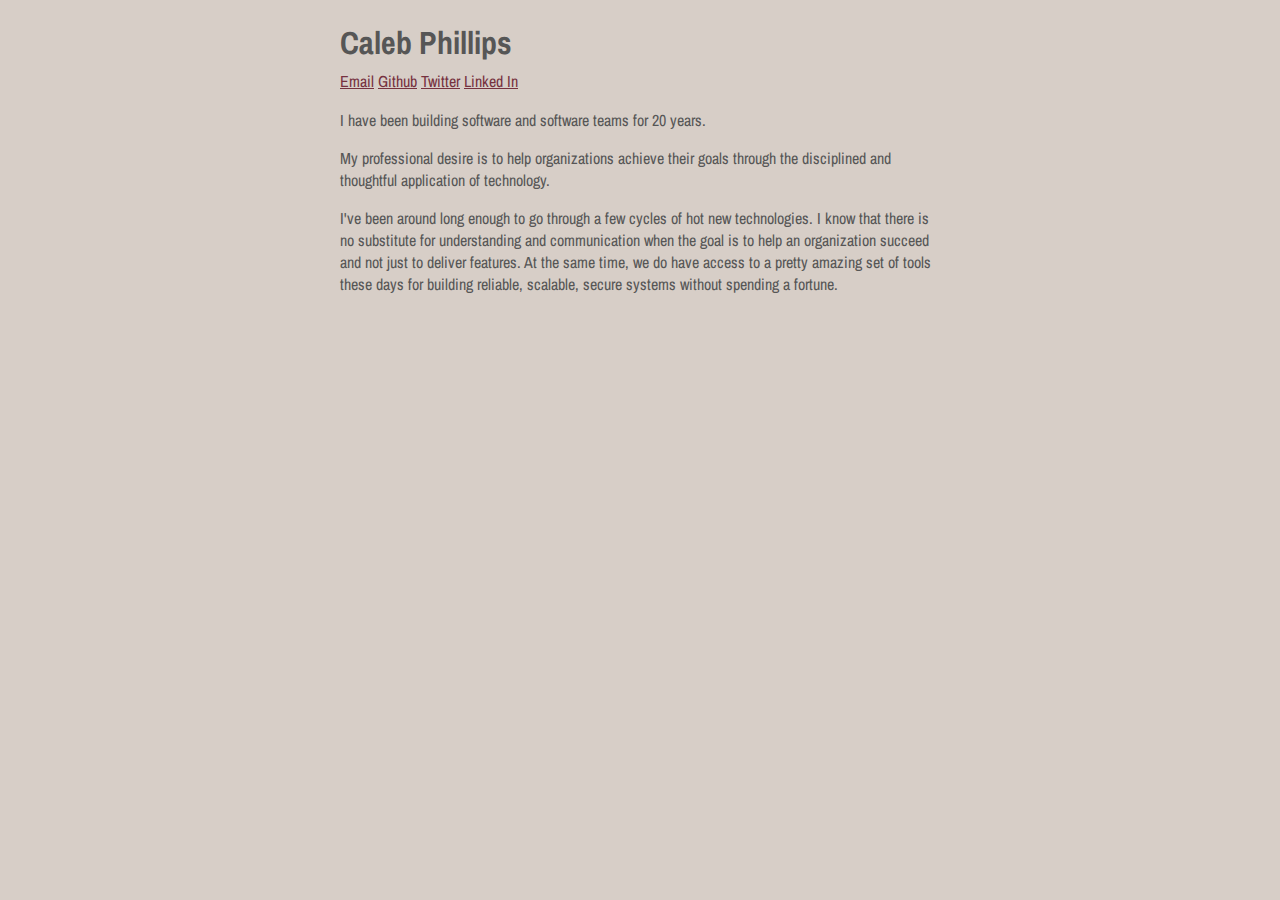
<file: index.html>
<!DOCTYPE html>
<html lang="en">
  <head>
    <meta charset="utf-8">
    <title>Caleb Phillips</title>

    <link rel="stylesheet"
          href="https://fonts.googleapis.com/css?family=Space+Mono">
    <link rel="stylesheet"
          href="https://fonts.googleapis.com/css?family=Eczar">
    <link rel="stylesheet"
          href="https://fonts.googleapis.com/css?family=Rubik">
    <link rel="stylesheet"
          href="https://fonts.googleapis.com/css?family=Archivo+Narrow">
    <link rel="stylesheet"
          href="css/styles.css">
  </head>

  <body>
    <div id="container">
      <h1>Caleb Phillips</h1>


      <ul id="contact-list">
        <li><a href="mailto:caleb.phillips@gmail.com">Email</a></li>
        <li><a href="http://github.com/calebphillips" target="_blank">Github</a></li>
        <li><a href="http://twitter.com/_calebp" target="_blank">Twitter</a></li>
        <li><a href="http://www.linkedin.com/in/calebphillips/" target="_blank">Linked In</a></li>

      </ul>

      <div id="content">
        <div id="summary">
            <p>I have been building software and software teams for 20 years.  </p>
            <p>
                My professional desire is to help organizations achieve their goals through
                the disciplined and thoughtful application of technology.
            </p>
            <p>
                I've been around long enough to go through a few cycles of hot new technologies.  
                I know that there is no substitute for understanding and communication when the goal
                is to help an organization succeed and not just to deliver features.  At the same time, 
                we do have access to a pretty amazing set of tools these days for building reliable, 
                scalable, secure systems without spending a fortune.
            </p>
            <!--
            <p>
                My most recent experiences have been with the "system of the system"  (<a href="https://www.amazon.com/DevOps-Handbook-World-Class-Reliability-Organizations/dp/1942788002/">DevOps</a>).
                I have found that safe deployment pipelines are a powerful enabler of change and experimentation
                within an organization.  With the rich capabilities exposed by cloud providers, I am looking forward
                to helping organizations build safe systems of work, so that we can optimize our software for
                successful production performance and value delivered.
            </p>
            -->
        </div>
      </div>
    </div>

  </body>
</html>
</file>
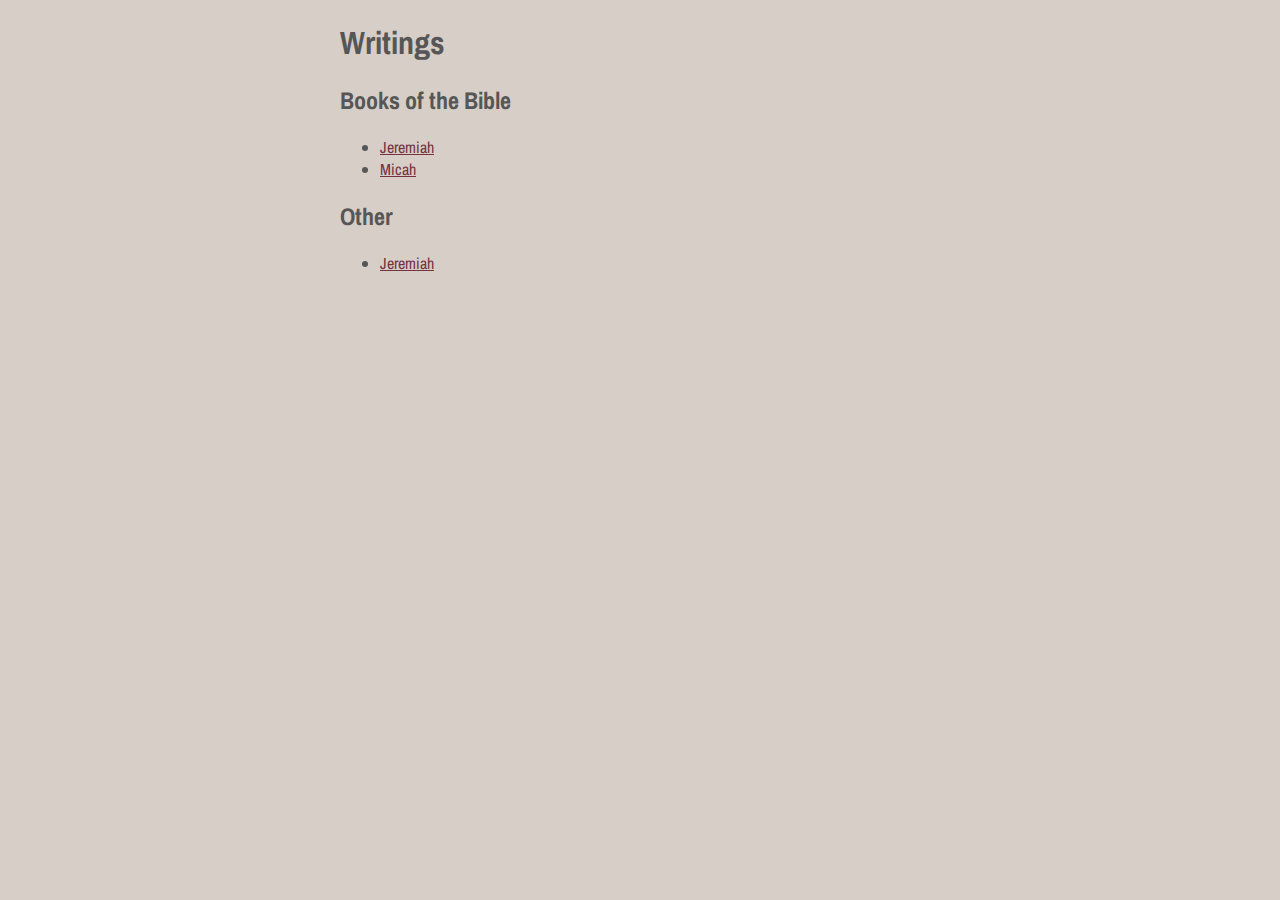
<file: bible.html>
<!DOCTYPE html>
<html lang="en">
  <head>
    <meta charset="utf-8">
    <title>Caleb Phillips</title>

    <link rel="stylesheet"
          href="https://fonts.googleapis.com/css?family=Space+Mono">
    <link rel="stylesheet"
          href="https://fonts.googleapis.com/css?family=Eczar">
    <link rel="stylesheet"
          href="https://fonts.googleapis.com/css?family=Rubik">
    <link rel="stylesheet"
          href="https://fonts.googleapis.com/css?family=Archivo+Narrow">
    <link rel="stylesheet"
          href="css/styles.css">
  </head>


    <body>
        <div id="container">
            <h1>Writings</h1>

            <h2>Books of the Bible</h2>

              <ul>
                  <li><a href="jeremiah.html">Jeremiah</a></li>
                  <li><a href="micah.html">Micah</a></li>
              </ul>            

            <h2>Other</h2>

            
            <ul>
                <li><a href="misc.html">Jeremiah</a></li>
            </ul>            
        </div>
    </body>

</html>
</file>
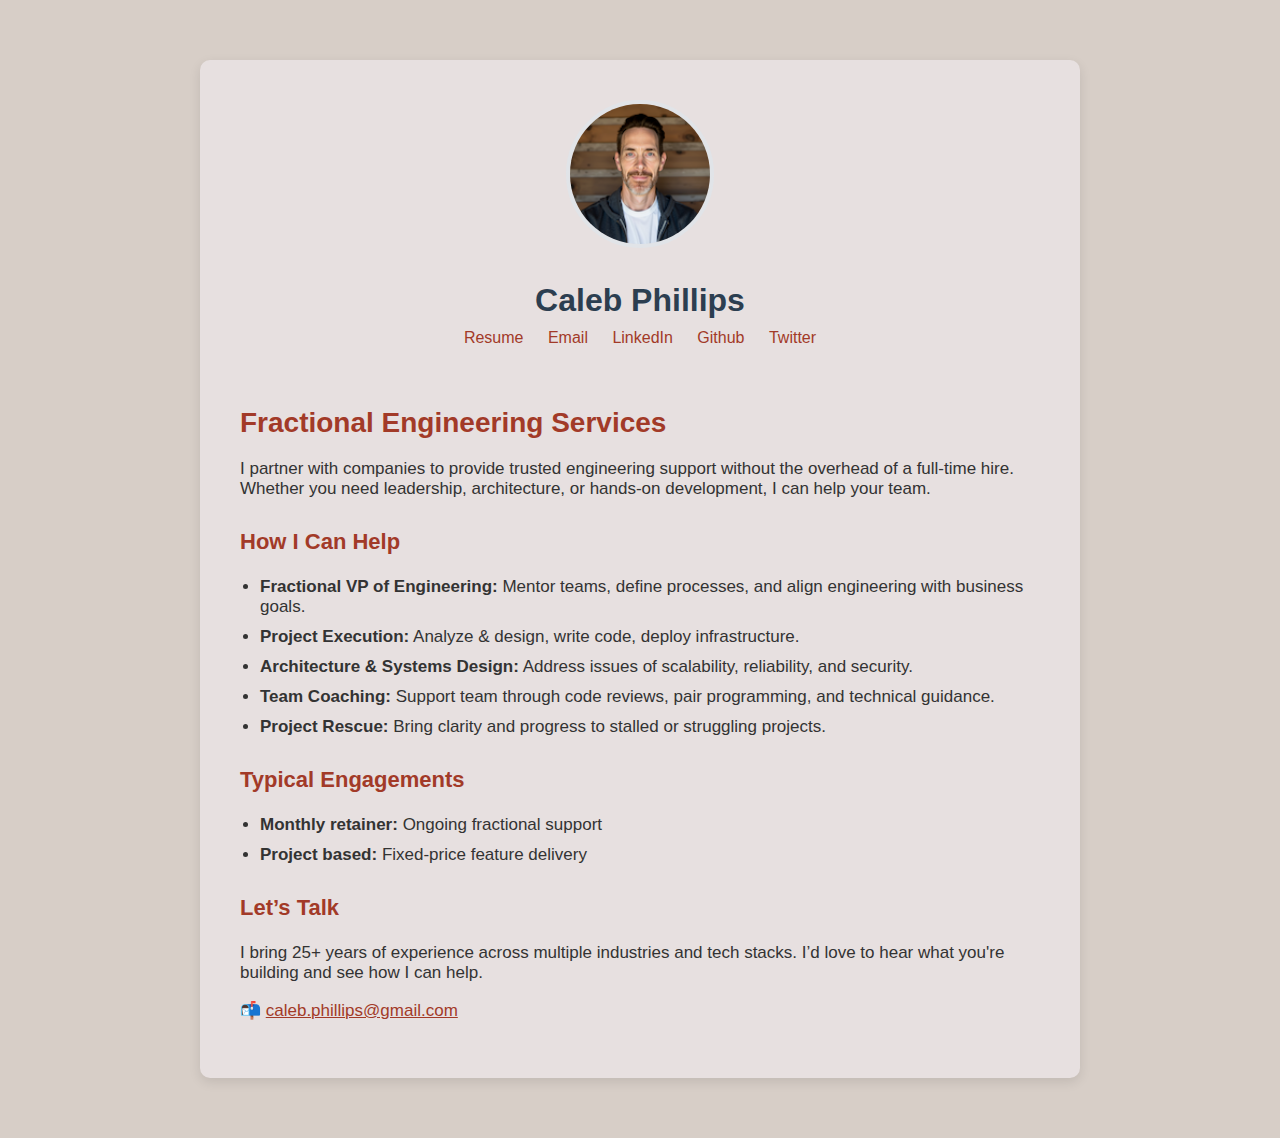
<file: index2.html>
<!DOCTYPE html>
<html lang="en">

<head>
    <meta charset="UTF-8">
    <title>Caleb Phillips</title>
    <style>
        body {
            font-family: Optima, Tahoma, Geneva, Verdana, sans-serif;
            background: #d7cec7;
            margin: 0;
            padding: 0;
            color: #2c3e50;
        }

        .container {
            max-width: 800px;
            margin: 60px auto;
            background: #e7e0e0;
            padding: 40px;
            box-shadow: 0 4px 12px rgba(0, 0, 0, 0.1);
            border-radius: 10px;
        }

        .header {
            text-align: center;
        }

        .headshot {
            width: 140px;
            height: 140px;
            object-fit: cover;
            border-radius: 50%;
            border: 4px solid #e1e4e8;
            margin-bottom: 20px;
        }

        h1 {
            font-size: 32px;
            margin: 10px 0 5px 0;
        }

        .links {
            margin-top: 10px;
        }

        .links a {
            margin: 0 10px;
            text-decoration: none;
            color: #a23a28;
            font-weight: 500;
        }

        .links a:hover {
            text-decoration: underline;
        }

        .summary {
            font-size: 18px;
            margin-top: 30px;
            text-align: center;
        }

        .services {
            margin-top: 60px;
        }

        .services h2,
        .services h3 {
            color: #a23a28;
        }

        .services h2 {
            font-size: 28px;
            margin-bottom: 20px;
        }

        .services h3 {
            font-size: 22px;
            margin-top: 30px;
        }

        .services p,
        .services ul {
            font-size: 17px;
            color: #333;
        }

        .services ul {
            padding-left: 20px;
        }

        .services li {
            margin-bottom: 10px;
        }
    </style>
</head>

<body>
    <div class="container">
        <div class="header">
            <img src="images/headshot-small.png" alt="Caleb Phillips" class="headshot">
            <h1>Caleb Phillips</h1>
            <div class="links">
                <a href="resume.pdf">Resume</a>
                <a href="mailto:caleb.phillips@gmail.com">Email</a>
                <a href="https://linkedin.com/in/calebphillips" target="_blank">LinkedIn</a>
                <a href="http://github.com/calebphillips" target="_blank">Github</a>
                <a href="https://twitter.com/_calebp" target="_blank">Twitter</a>
            </div>
        </div>

        <div class="services">
            <h2>Fractional Engineering Services</h2>
            <p>
                I partner with companies to provide trusted engineering support without the overhead of a full-time
                hire.
                Whether you need leadership, architecture, or hands-on development, I can help your team.
            </p>

            <h3>How I Can Help</h3>
            <ul>
                <li><strong>Fractional VP of Engineering:</strong> Mentor teams, define processes, and align engineering
                    with business goals.</li>
                <li><strong>Project Execution:</strong> Analyze & design, write code, deploy infrastructure.</li>
                <li><strong>Architecture & Systems Design:</strong> Address issues of scalability, reliability, and
                    security.</li>
                <li><strong>Team Coaching:</strong> Support team through code reviews, pair
                    programming, and technical guidance.</li>
                <li><strong>Project Rescue:</strong> Bring clarity and progress to stalled or struggling projects.</li>
            </ul>

            <h3>Typical Engagements</h3>
            <ul>
                <li><strong>Monthly retainer:</strong> Ongoing fractional support</li>
                <li><strong>Project based:</strong> Fixed-price feature delivery</li>
            </ul>

            <h3>Let’s Talk</h3>
            <p>
                I bring 25+ years of experience across multiple industries and tech stacks. I’d love to hear what
                you're building and see how I can help.
            </p>

            <p>
                📬 <a href="mailto:caleb.phillips@gmail.com" style="color: #a23a28;">caleb.phillips@gmail.com</a>
            </p>
        </div>
    </div>
</body>

</html>
</file>
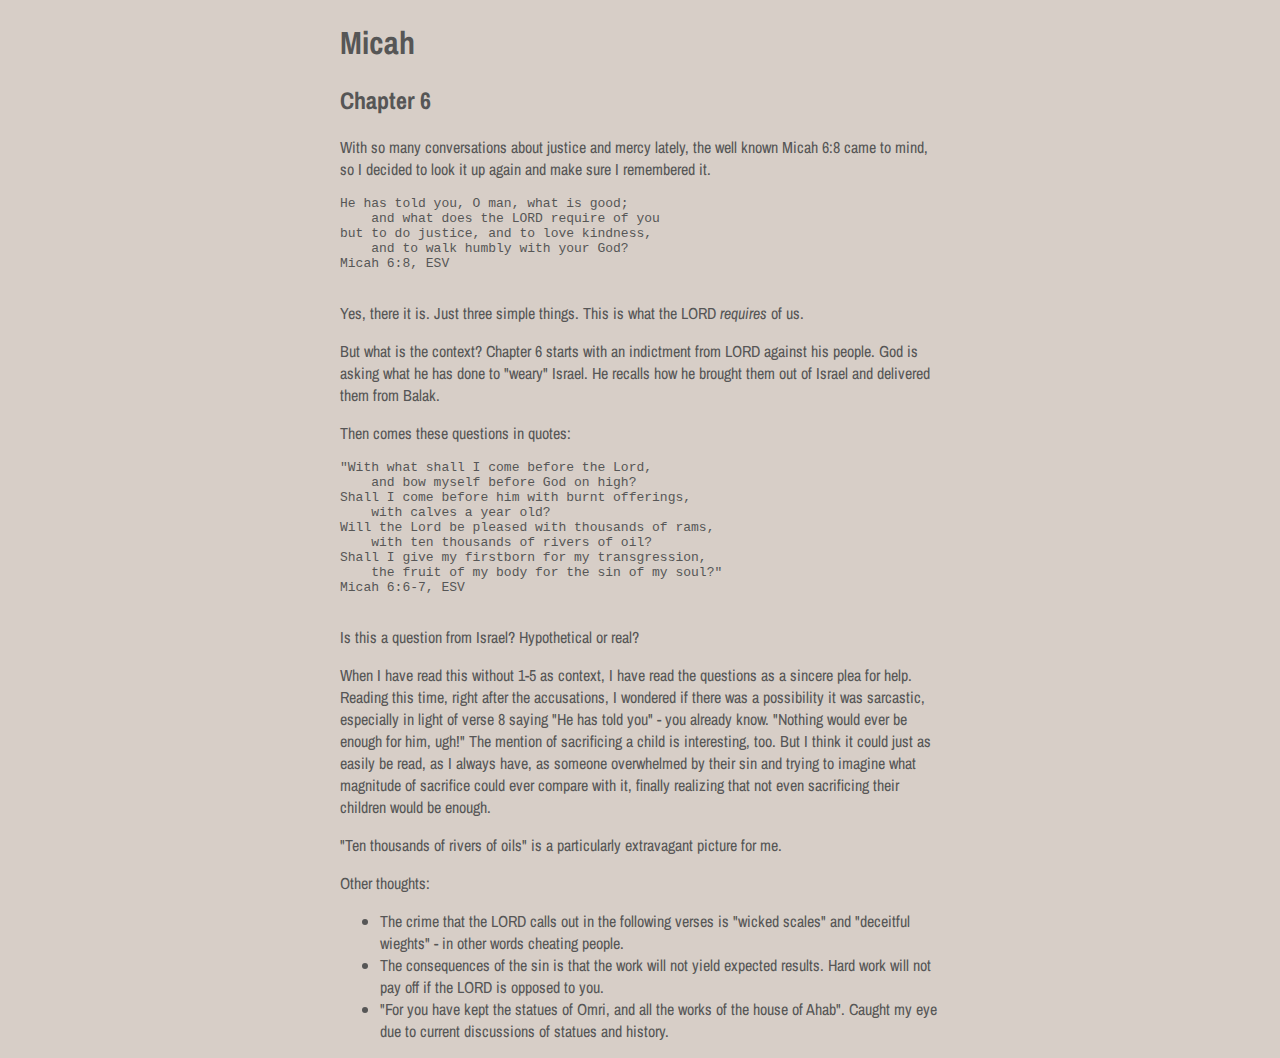
<file: micah.html>
<!DOCTYPE html>
<html lang="en">
  <head>
    <meta charset="utf-8">
    <title>Caleb Phillips</title>

    <link rel="stylesheet"
          href="https://fonts.googleapis.com/css?family=Space+Mono">
    <link rel="stylesheet"
          href="https://fonts.googleapis.com/css?family=Eczar">
    <link rel="stylesheet"
          href="https://fonts.googleapis.com/css?family=Rubik">
    <link rel="stylesheet"
          href="https://fonts.googleapis.com/css?family=Archivo+Narrow">
    <link rel="stylesheet"
          href="css/styles.css">
  </head>


    <body>
        <div id="container">
          <h1>Micah</h1>

          <h2>Chapter 6</h2>

          <div>
            <p> 
              With so many conversations about justice and mercy lately, 
              the well known Micah 6:8 came to mind, so I decided to look it up
              again and make sure I remembered it.
            </p>
              <pre>
He has told you, O man, what is good;
    and what does the LORD require of you
but to do justice, and to love kindness,
    and to walk humbly with your God?
Micah 6:8, ESV
              </pre>

              <p>
              Yes, there it is.  Just three simple things. This is what the LORD <i>requires</i>
              of us.  
              </p>
              
              <p>
              But what is the context? Chapter 6 starts with an indictment from LORD against 
              his people.  God is asking what he has done to "weary" Israel.  He recalls how he
              brought them out of Israel and delivered them from Balak.
            </p>
            <p>
              Then comes these questions in quotes:
            </p>

              <pre>
"With what shall I come before the Lord,
    and bow myself before God on high?
Shall I come before him with burnt offerings,
    with calves a year old?
Will the Lord be pleased with thousands of rams,
    with ten thousands of rivers of oil?
Shall I give my firstborn for my transgression,
    the fruit of my body for the sin of my soul?"
Micah 6:6-7, ESV
              </pre>

              <p>Is this a question from Israel?  Hypothetical or real?</p>
              
              <p>
              When I have read this without 1-5 as context, I have read
              the questions as a sincere plea for help.  Reading this time, right after the accusations,
              I wondered if there was a possibility it was sarcastic, especially in light  of verse 8 saying
              "He has told you" - you already know.  "Nothing would ever be enough for him, ugh!"
              The mention of sacrificing a child is interesting, too.  But I think it could just as
              easily be read, as I always have, as someone overwhelmed by their sin and trying to imagine 
              what magnitude of sacrifice could ever compare with it, finally realizing that not even 
              sacrificing their children would be enough.
            </p>

            <p>"Ten thousands of rivers of oils" is a particularly extravagant picture for me.</p>
              
            <p>
              Other thoughts:

              <ul>
                  <li>The crime that the LORD calls out in the following verses is "wicked scales" and
                      "deceitful wieghts" - in other words cheating people.
                  </li>
                  <li>
                      The consequences of the sin is that the work will not yield expected results.  Hard
                      work will not pay off if the LORD is opposed to you.
                  </li>
                  <li>
                      "For you have kept the statues of Omri, and all the works of the house of Ahab".
                      Caught my eye due to current discussions of statues and history.
                  </li>
              </ul>
            </p>
          </div>
        </div>
    </body>

</html>
</file>
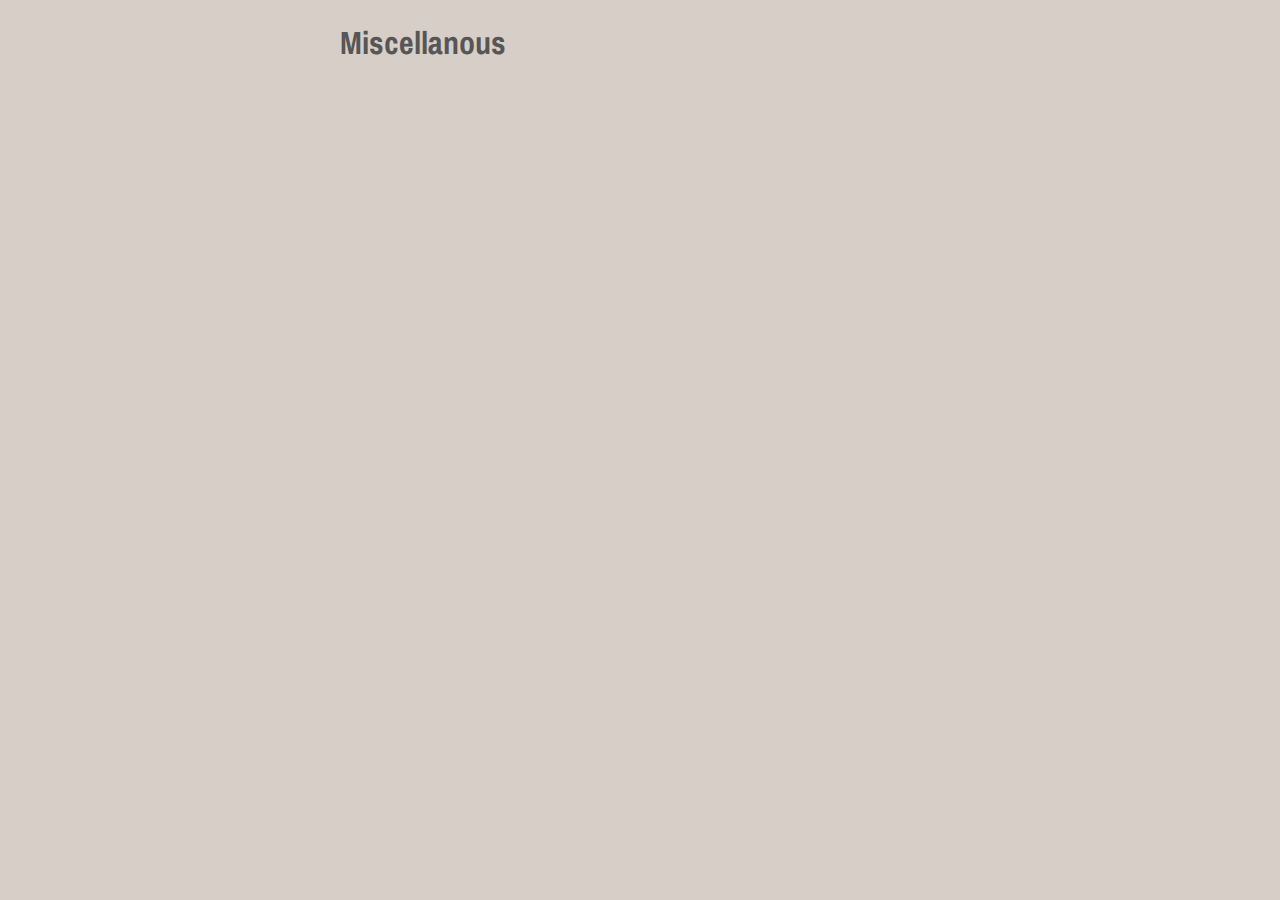
<file: misc.html>
<!DOCTYPE html>
<html lang="en">
  <head>
    <meta charset="utf-8">
    <title>Caleb Phillips</title>

    <link rel="stylesheet"
          href="https://fonts.googleapis.com/css?family=Space+Mono">
    <link rel="stylesheet"
          href="https://fonts.googleapis.com/css?family=Eczar">
    <link rel="stylesheet"
          href="https://fonts.googleapis.com/css?family=Rubik">
    <link rel="stylesheet"
          href="https://fonts.googleapis.com/css?family=Archivo+Narrow">
    <link rel="stylesheet"
          href="css/styles.css">
  </head>


    <body>
        <div id="container">
            <h1>Miscellanous</h1>

        </div>
    </body>

</html>
</file>
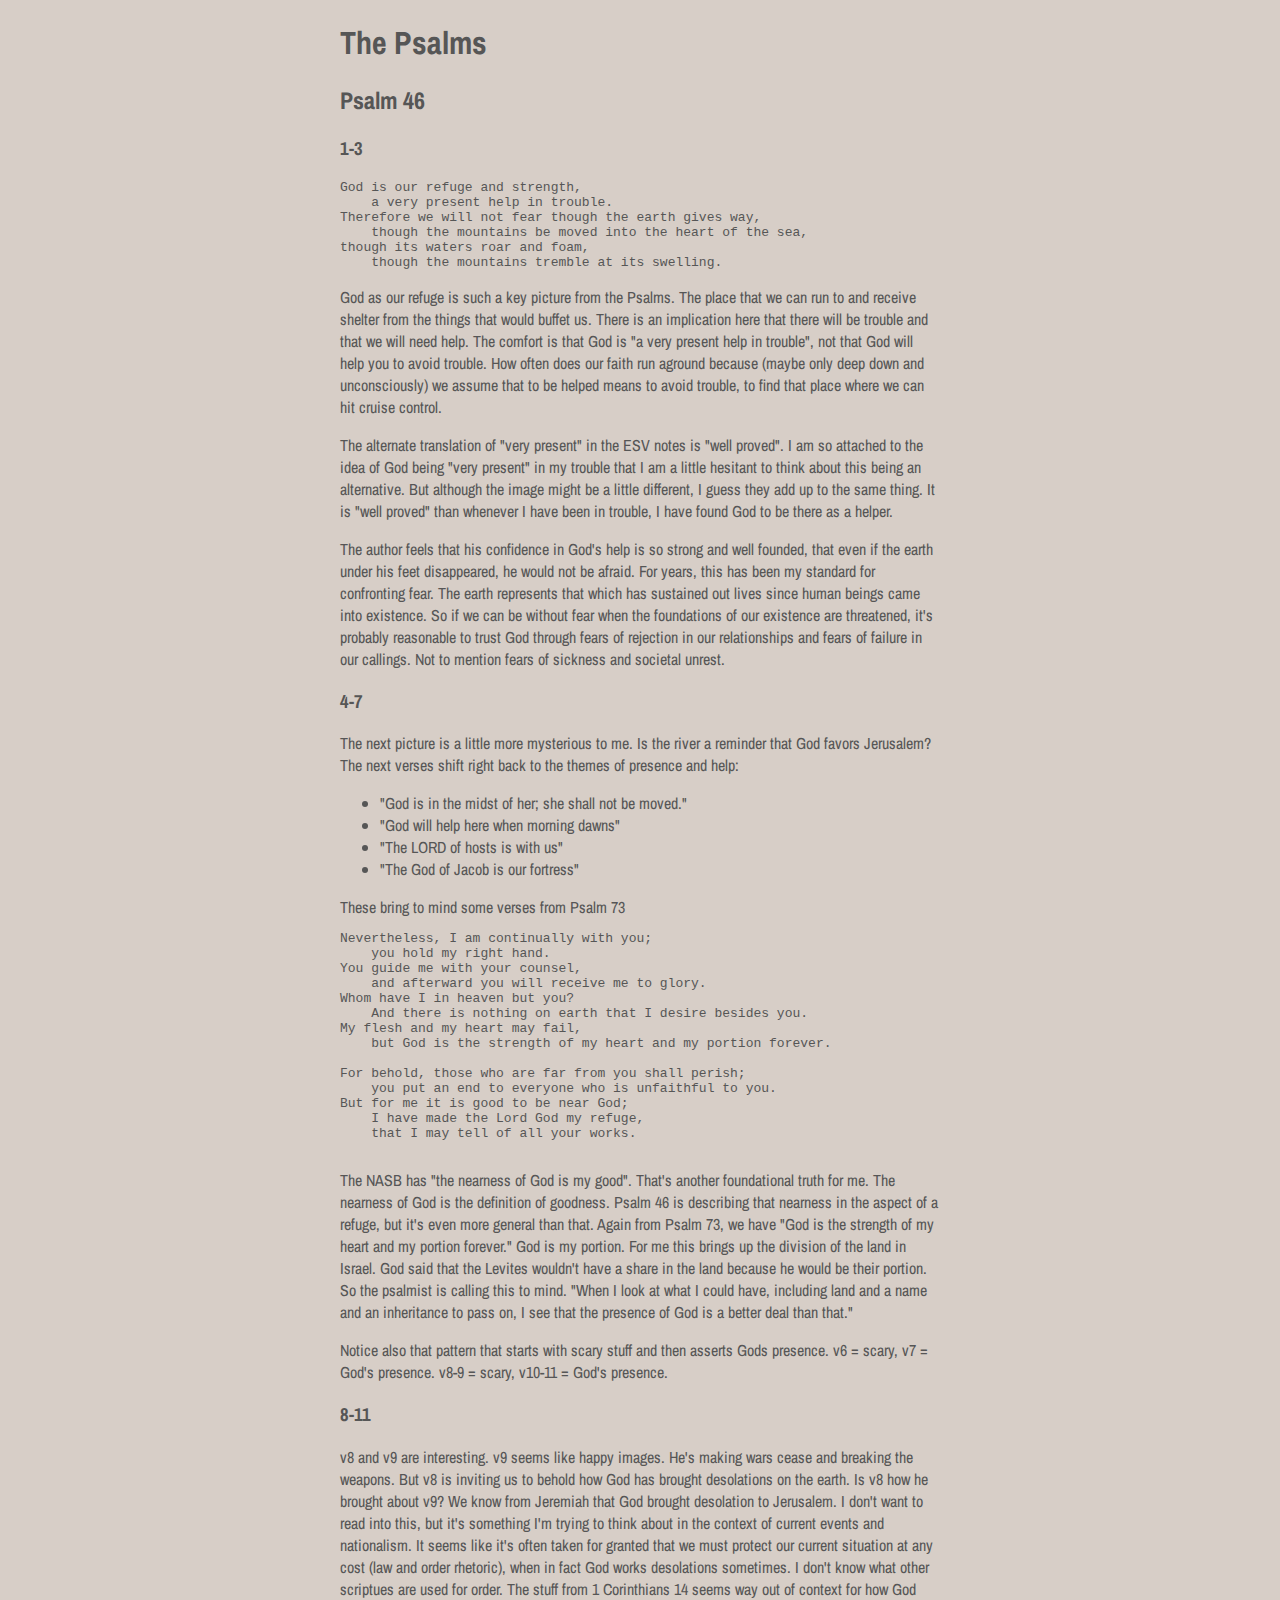
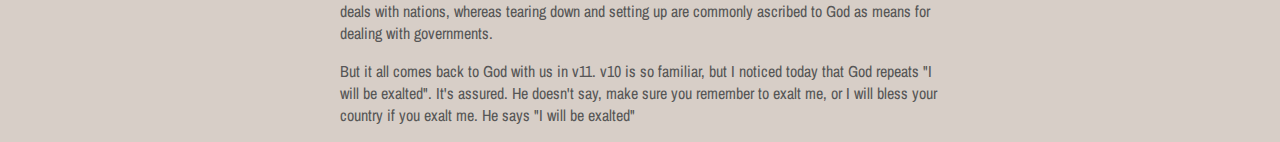
<file: psalms.html>
<!DOCTYPE html>
<html lang="en">
  <head>
    <meta charset="utf-8">
    <title>The Psalms</title>

    <link rel="stylesheet"
          href="https://fonts.googleapis.com/css?family=Space+Mono">
    <link rel="stylesheet"
          href="https://fonts.googleapis.com/css?family=Eczar">
    <link rel="stylesheet"
          href="https://fonts.googleapis.com/css?family=Rubik">
    <link rel="stylesheet"
          href="https://fonts.googleapis.com/css?family=Archivo+Narrow">
    <link rel="stylesheet"
          href="css/styles.css">
  </head>


    <body>
        <div id="container">
            <h1>The Psalms</h1>
    
            <h2>Psalm 46</h2>

            <h3>1-3</h3>
            <pre>
God is our refuge and strength,
    a very present help in trouble.
Therefore we will not fear though the earth gives way,
    though the mountains be moved into the heart of the sea,
though its waters roar and foam,
    though the mountains tremble at its swelling.             
</pre>
            <p>
                God as our refuge is such a key picture from the Psalms.  
                The place that we can run to and receive shelter from the
                things that would buffet us.  There is an implication here 
                that there will be trouble and that we will need help. 
                The comfort is that God is "a very present help in trouble",
                not that God will help you to avoid trouble.  How often does
                our faith run aground because (maybe only deep down and unconsciously)
                we assume that to be helped means to avoid trouble, to find that
                place where we can hit cruise control.
            </p>
            <p>The alternate translation of "very present" in the ESV notes is
                "well proved".  I am so attached to the idea of God being "very present"
                in my trouble that I am a little hesitant to think about this being
                an alternative. But although the image might be a little different, I guess
                they add up to the same thing. It is "well proved" than whenever I have been
                in trouble, I have found God to be there as a helper.
            </p>
            <p>
                The author feels that his confidence in God's help is so strong 
                and well founded, that even if the earth under his feet disappeared,
                he would not be afraid.  For years, this has been my standard for 
                confronting fear.  The earth represents that which has sustained 
                out lives since human beings came into existence.  So if we can be
                without fear when the foundations of our existence are threatened, 
                it's probably reasonable to trust God through fears of rejection in
                our relationships and fears of failure in our callings.  Not to 
                mention fears of sickness and societal unrest.
            </p>

            <h3>4-7</h3>
            <p>The next picture is a little more mysterious to me.  Is the
                river a reminder that God favors Jerusalem?  The next verses shift right 
                back to the themes of presence and help: 
                <ul>
                    <li>"God is in the midst of her; she shall not be moved."</li>
                    <li>"God will help here when morning dawns"</li>
                    <li>"The LORD of hosts is with us"</li>
                    <li>"The God of Jacob is our fortress"</li>
                </ul>

                These bring to mind some verses from Psalm 73
                
                <pre>
Nevertheless, I am continually with you;
    you hold my right hand.
You guide me with your counsel,
    and afterward you will receive me to glory.
Whom have I in heaven but you?
    And there is nothing on earth that I desire besides you.
My flesh and my heart may fail,
    but God is the strength of my heart and my portion forever.

For behold, those who are far from you shall perish;
    you put an end to everyone who is unfaithful to you.
But for me it is good to be near God;
    I have made the Lord God my refuge,
    that I may tell of all your works.                    
                </pre>

                The NASB has "the nearness of God is my good".  That's another 
                foundational truth for me.  The nearness of God is the
                definition of goodness.  Psalm 46 is describing that nearness
                in the aspect of a refuge, but it's even more general than that. 
                Again from Psalm 73, we have "God is the strength of my heart 
                and my portion forever."  God is my portion.  For me this brings
                up the division of the land in Israel.  God said that the Levites
                wouldn't have a share in the land because he would be their portion.
                So the psalmist is calling this to mind.  "When I look at what I could
                have, including land and a name and an inheritance to pass on, I see
                that the presence of God is a better deal than that."
            </p>    
            <p>Notice also that pattern that starts with scary stuff and then asserts
               Gods presence. v6 = scary, v7 = God's presence. v8-9 = scary, v10-11 = God's
               presence.
            </p>
            <h3>8-11</h3>
            <p>v8 and v9 are interesting.  v9 seems like happy images.  He's making
                wars cease and breaking the weapons.  But v8 is inviting us to 
                behold how God has brought desolations on the earth.  Is v8 how he
                brought about v9?  We know from Jeremiah that God brought desolation
                to Jerusalem.  I don't want to read into this, but it's something I'm
                trying to think about in the context of current events and nationalism.
                It seems like it's often taken for granted that we must protect our
                current situation at any cost (law and order rhetoric), when in fact
                God works desolations sometimes.  I don't know what other scriptues are
                used for order.  The stuff from 1 Corinthians 14 seems way out of context
                for how God deals with nations, whereas tearing down and setting up are 
                commonly ascribed to God as means for dealing with governments.
            </p>
            <p>
                But it all comes back to God with us in v11.  v10 is so familiar, but
                I noticed today that God repeats "I will be exalted".  It's assured.  He
                doesn't say, make sure you remember to exalt me, or I will bless your 
                country if you exalt me.  He says "I will be exalted"
            </p>
        </div>
    </body>

</html>
</file>
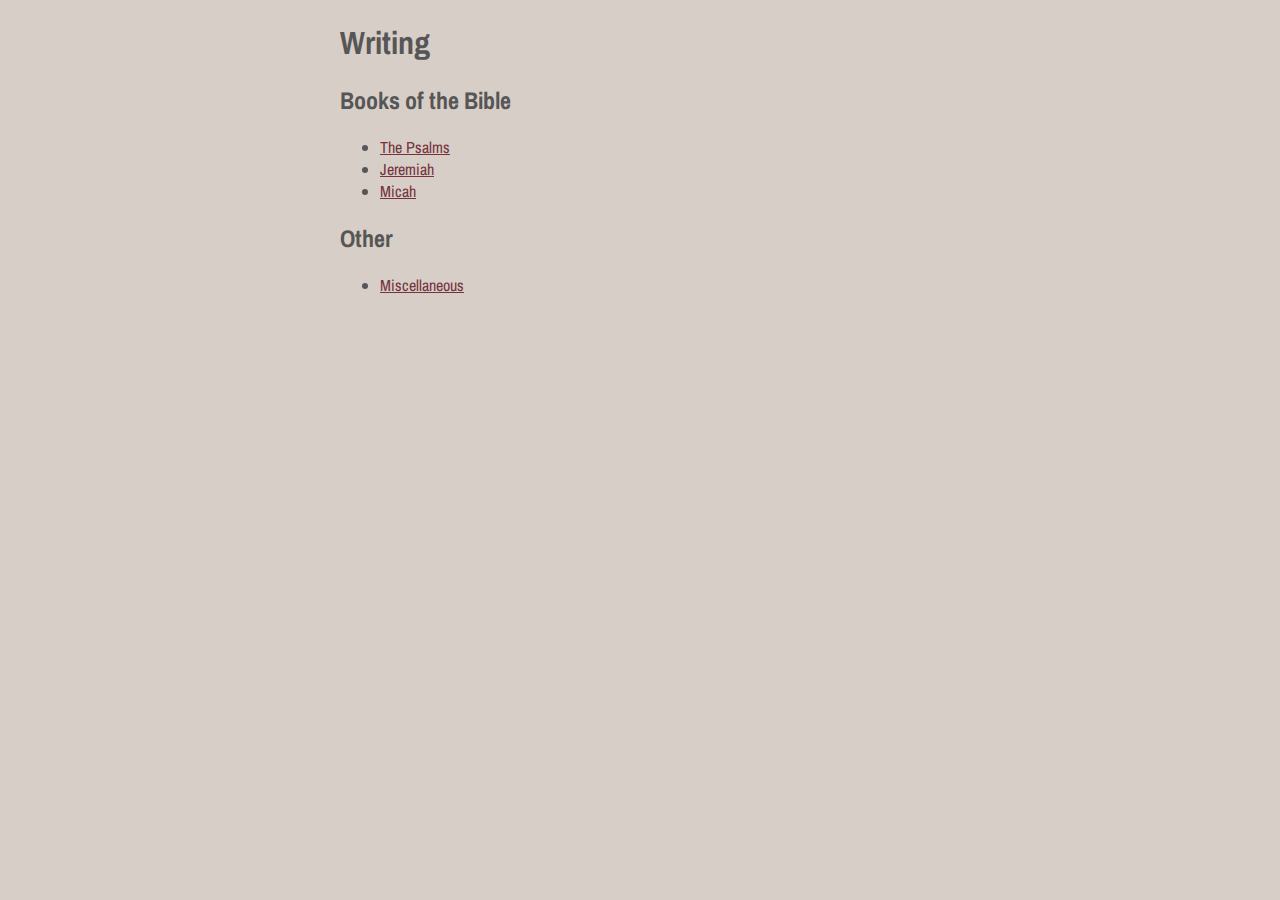
<file: writing.html>
<!DOCTYPE html>
<html lang="en">
  <head>
    <meta charset="utf-8">
    <title>Caleb Phillips</title>

    <link rel="stylesheet"
          href="https://fonts.googleapis.com/css?family=Space+Mono">
    <link rel="stylesheet"
          href="https://fonts.googleapis.com/css?family=Eczar">
    <link rel="stylesheet"
          href="https://fonts.googleapis.com/css?family=Rubik">
    <link rel="stylesheet"
          href="https://fonts.googleapis.com/css?family=Archivo+Narrow">
    <link rel="stylesheet"
          href="css/styles.css">
  </head>


    <body>
        <div id="container">
            <h1>Writing</h1>

            <h2>Books of the Bible</h2>
            
              <ul>
                  <li><a href="psalms.html">The Psalms</a></li>
                  <li><a href="jeremiah.html">Jeremiah</a></li>
                  <li><a href="micah.html">Micah</a></li>
              </ul>            

            
              <h2>Other</h2>

              <ul>
                  <li><a href="misc.html">Miscellaneous</a></li>
              </ul>        
        </div>
    </body>

</html>
</file>
<file: css/styles.css>
body {
    background-color: #d7cec7;
    font-family: 'Archivo Narrow', serif;
    color: #565656;
}

#container {
    margin: auto;
    width: 600px;
}

h1 {
    margin-bottom: 0px;
}

ul#contact-list {
    margin-top: 5px;
    padding: 0;
    list-style-type: none;

    line-height: 1.5;
    list-style-position: outside;
    display: block;
}
ul#contact-list li {
    display: inline-block;
}

a {
    color: #76323f;
}

#summary {
    text-align: left;
}
</file>
